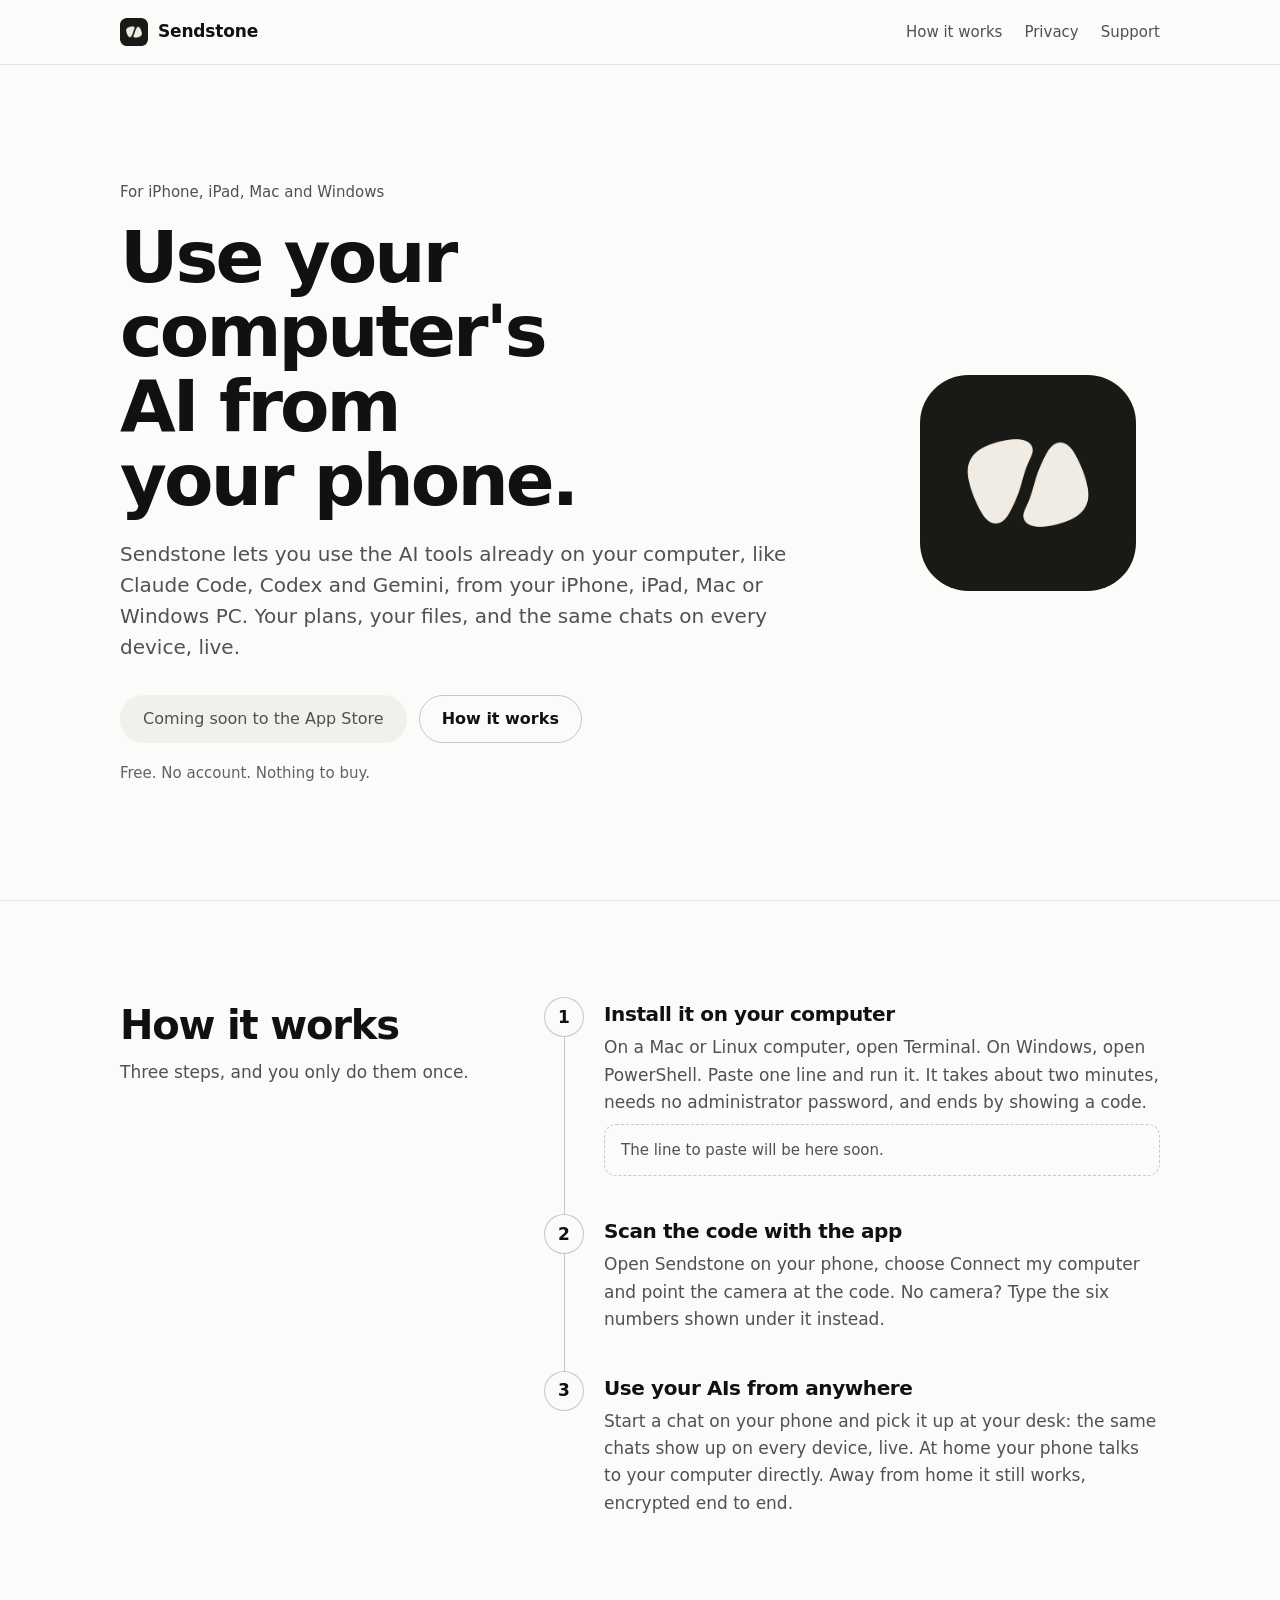
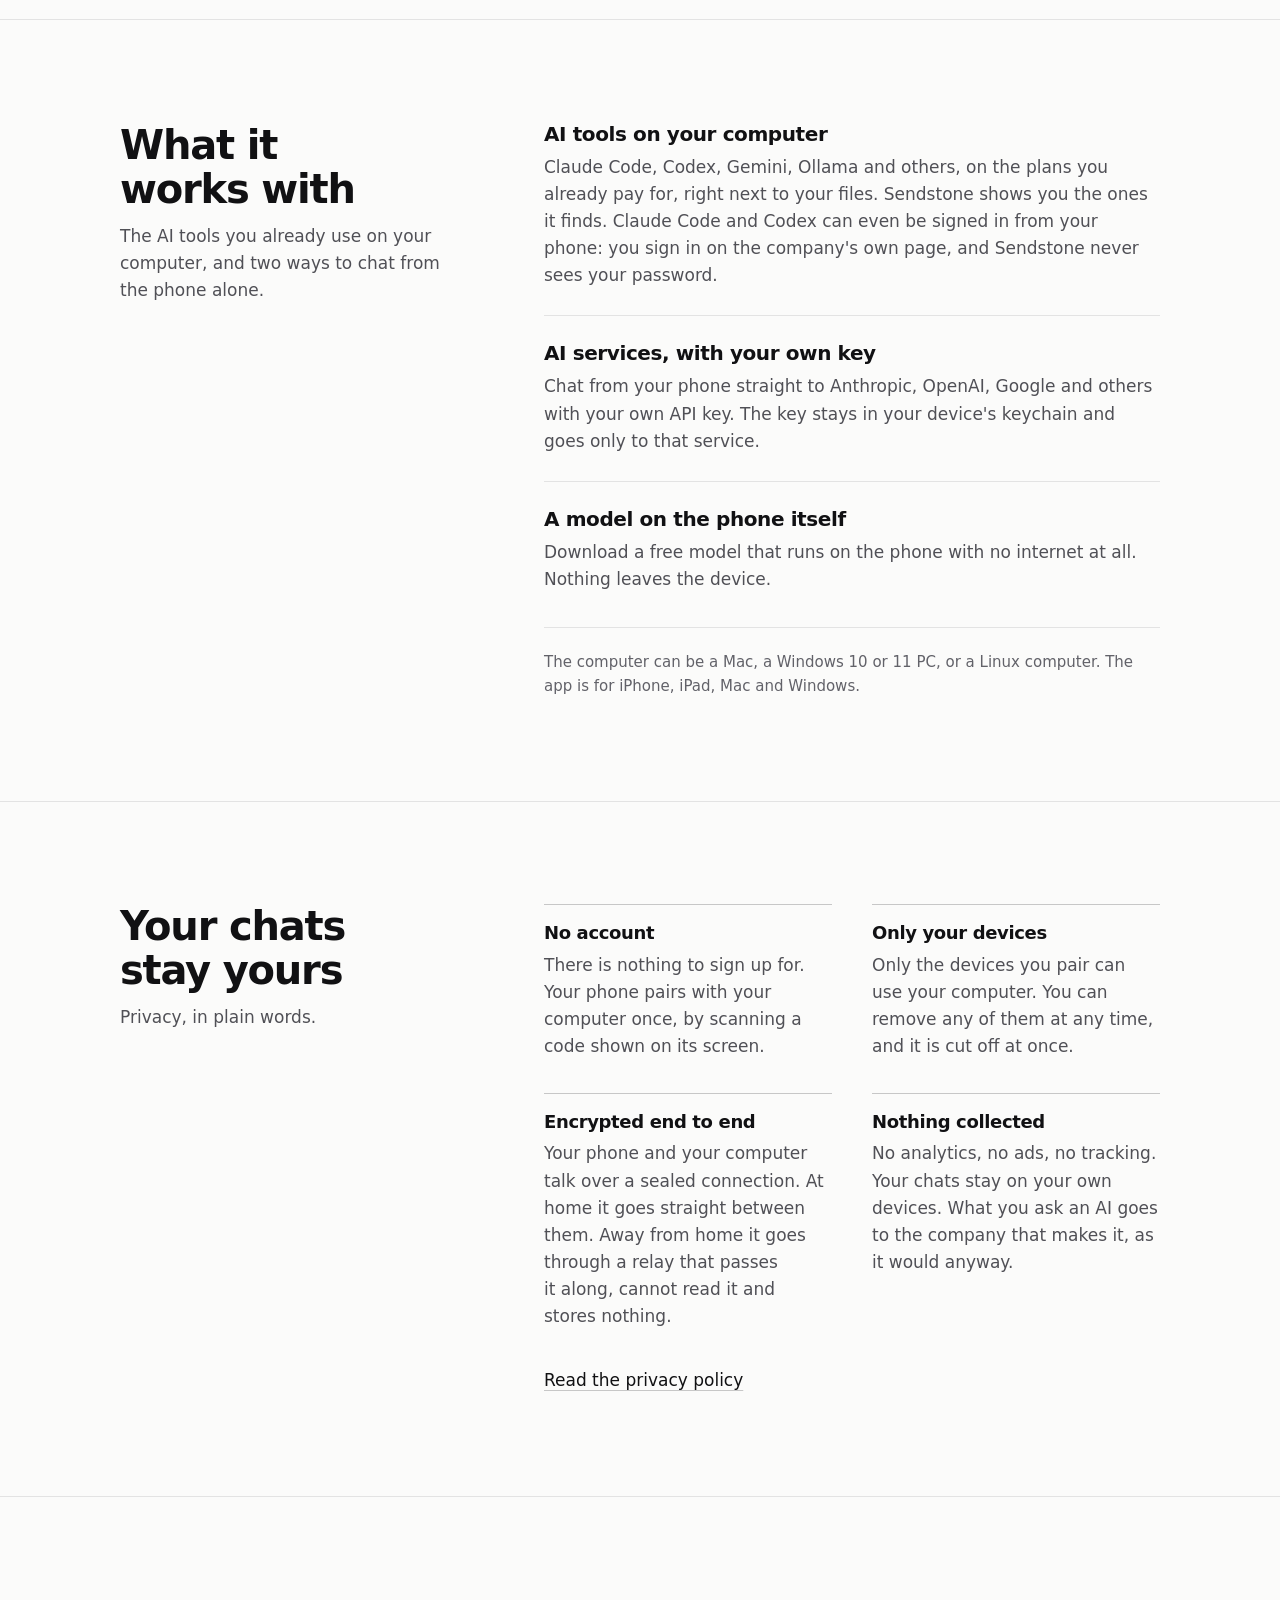
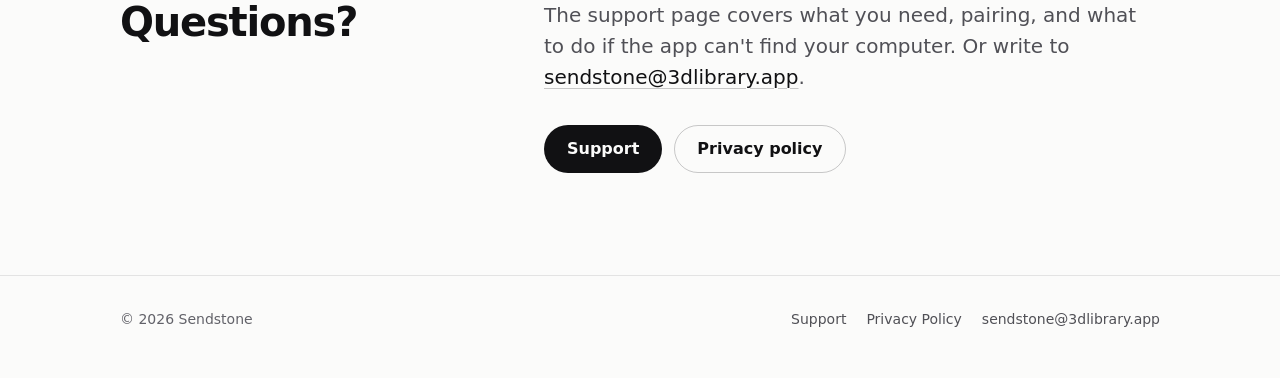
<file: index.html>
<!DOCTYPE html>
<html lang="en">
<head>
<meta charset="utf-8">
<meta name="viewport" content="width=device-width, initial-scale=1, viewport-fit=cover">
<title>Sendstone - use your computer's AI from your phone</title>
<meta name="description" content="Use Claude Code, Codex, Gemini and the other AI tools on your own computer from your iPhone, iPad, Mac or Windows PC. Free, with no account.">
<link rel="canonical" href="https://sendstone.3dlibrary.app/">
<meta name="color-scheme" content="light dark">
<meta name="theme-color" content="#fbfbfa" media="(prefers-color-scheme: light)">
<meta name="theme-color" content="#0b0b0c" media="(prefers-color-scheme: dark)">
<meta property="og:type" content="website">
<meta property="og:site_name" content="Sendstone">
<meta property="og:title" content="Sendstone">
<meta property="og:description" content="Use Claude Code, Codex, Gemini and the other AI tools on your own computer from your iPhone, iPad, Mac or Windows PC. Free, with no account.">
<meta property="og:url" content="https://sendstone.3dlibrary.app/">
<meta property="og:image" content="https://sendstone.3dlibrary.app/assets/icon-512.png">
<meta name="twitter:card" content="summary">
<link rel="icon" href="/assets/icon-64.png" type="image/png" sizes="64x64">
<link rel="apple-touch-icon" href="/assets/icon-180.png">
<link rel="stylesheet" href="/assets/site.css">
</head>
<body>
<a class="skip" href="#main">Skip to the content</a>

<header class="top">
  <div class="wrap">
    <a class="brand" href="/"><img src="/assets/icon-64.png" alt="" width="28" height="28">Sendstone</a>
    <nav aria-label="Main">
      <a class="wide" href="/#how">How it works</a>
      <a href="/privacy">Privacy</a>
      <a href="/support">Support</a>
    </nav>
  </div>
</header>

<main id="main">
  <section class="hero" aria-labelledby="hero-title">
    <div class="wrap">
      <img class="mark" src="/assets/icon-512.png" alt="The Sendstone app icon: two smooth stones, like one stone cut in two" width="216" height="216">
      <div>
        <p class="eyebrow">For iPhone, iPad, Mac and Windows</p>
        <h1 id="hero-title">Use your computer's AI from your phone.</h1>
        <p class="lead">Sendstone lets you use the AI tools already on your computer, like Claude Code, Codex and Gemini, from your iPhone, iPad, Mac or Windows PC. Your plans, your files, and the same chats on every device, live.</p>
        <div class="actions">
          <!-- APP STORE LINK: when the app is live, replace the "Coming soon" line below with the App Store badge and link. -->
          <span class="btn soon">Coming soon to the App Store</span>
          <a class="btn line" href="#how">How it works</a>
        </div>
        <p class="note">Free. No account. Nothing to buy.</p>
      </div>
    </div>
  </section>

  <section class="chapter" id="how" aria-labelledby="how-title">
    <div class="wrap">
      <div>
        <h2 id="how-title">How it works</h2>
        <p class="intro">Three steps, and you only do them once.</p>
      </div>
      <ol class="steps">
        <li>
          <h3>Install it on your computer</h3>
          <p>On a Mac or Linux computer, open Terminal. On Windows, open PowerShell. Paste one line and run it. It takes about two minutes, needs no administrator password, and ends by showing a code.</p>
          <!-- INSTALL COMMAND -->
          <!-- When the installer is ready: put the install line for each system here, each as
               <pre class="cmd"><code>the line</code></pre>, and delete the "coming soon" line below. -->
          <p class="cmd soon">The line to paste will be here soon.</p>
        </li>
        <li>
          <h3>Scan the code with the app</h3>
          <p>Open Sendstone on your phone, choose Connect my computer and point the camera at the code. No camera? Type the six numbers shown under it instead.</p>
        </li>
        <li>
          <h3>Use your AIs from anywhere</h3>
          <p>Start a chat on your phone and pick it up at your desk: the same chats show up on every device, live. At home your phone talks to your computer directly. Away from home it still works, encrypted end to end.</p>
        </li>
      </ol>
    </div>
  </section>

  <section class="chapter" id="works" aria-labelledby="works-title">
    <div class="wrap">
      <div>
        <h2 id="works-title">What it works with</h2>
        <p class="intro">The AI tools you already use on your computer, and two ways to chat from the phone alone.</p>
      </div>
      <div>
        <ul class="list">
          <li>
            <h3>AI tools on your computer</h3>
            <p>Claude Code, Codex, Gemini, Ollama and others, on the plans you already pay for, right next to your files. Sendstone shows you the ones it finds. Claude Code and Codex can even be signed in from your phone: you sign in on the company's own page, and Sendstone never sees your password.</p>
          </li>
          <li>
            <h3>AI services, with your own key</h3>
            <p>Chat from your phone straight to Anthropic, OpenAI, Google and others with your own API key. The key stays in your device's keychain and goes only to that service.</p>
          </li>
          <li>
            <h3>A model on the phone itself</h3>
            <p>Download a free model that runs on the phone with no internet at all. Nothing leaves the device.</p>
          </li>
        </ul>
        <p class="aside">The computer can be a Mac, a Windows 10 or 11 PC, or a Linux computer. The app is for iPhone, iPad, Mac and Windows.</p>
      </div>
    </div>
  </section>

  <section class="chapter" id="privacy" aria-labelledby="privacy-title">
    <div class="wrap">
      <div>
        <h2 id="privacy-title">Your chats stay yours</h2>
        <p class="intro">Privacy, in plain words.</p>
      </div>
      <div>
        <ul class="points">
          <li>
            <h3>No account</h3>
            <p>There is nothing to sign up for. Your phone pairs with your computer once, by scanning a code shown on its screen.</p>
          </li>
          <li>
            <h3>Only your devices</h3>
            <p>Only the devices you pair can use your computer. You can remove any of them at any time, and it is cut off at once.</p>
          </li>
          <li>
            <h3>Encrypted end to end</h3>
            <p>Your phone and your computer talk over a sealed connection. At home it goes straight between them. Away from home it goes through a relay that passes it along, cannot read it and stores nothing.</p>
          </li>
          <li>
            <h3>Nothing collected</h3>
            <p>No analytics, no ads, no tracking. Your chats stay on your own devices. What you ask an AI goes to the company that makes it, as it would anyway.</p>
          </li>
        </ul>
        <p class="more"><a href="/privacy">Read the privacy policy</a></p>
      </div>
    </div>
  </section>

  <section class="chapter" id="help" aria-labelledby="help-title">
    <div class="wrap">
      <div>
        <h2 id="help-title">Questions?</h2>
      </div>
      <div>
        <p class="lead">The support page covers what you need, pairing, and what to do if the app can't find your computer. Or write to <a href="mailto:sendstone@3dlibrary.app">sendstone@3dlibrary.app</a>.</p>
        <div class="actions">
          <a class="btn solid" href="/support">Support</a>
          <a class="btn line" href="/privacy">Privacy policy</a>
        </div>
      </div>
    </div>
  </section>
</main>

<footer class="foot">
  <div class="wrap">
    <p>© 2026 Sendstone</p>
    <nav aria-label="Footer">
      <a href="/support">Support</a>
      <a href="/privacy">Privacy Policy</a>
      <a href="mailto:sendstone@3dlibrary.app">sendstone@3dlibrary.app</a>
    </nav>
  </div>
</footer>
</body>
</html>
</file>
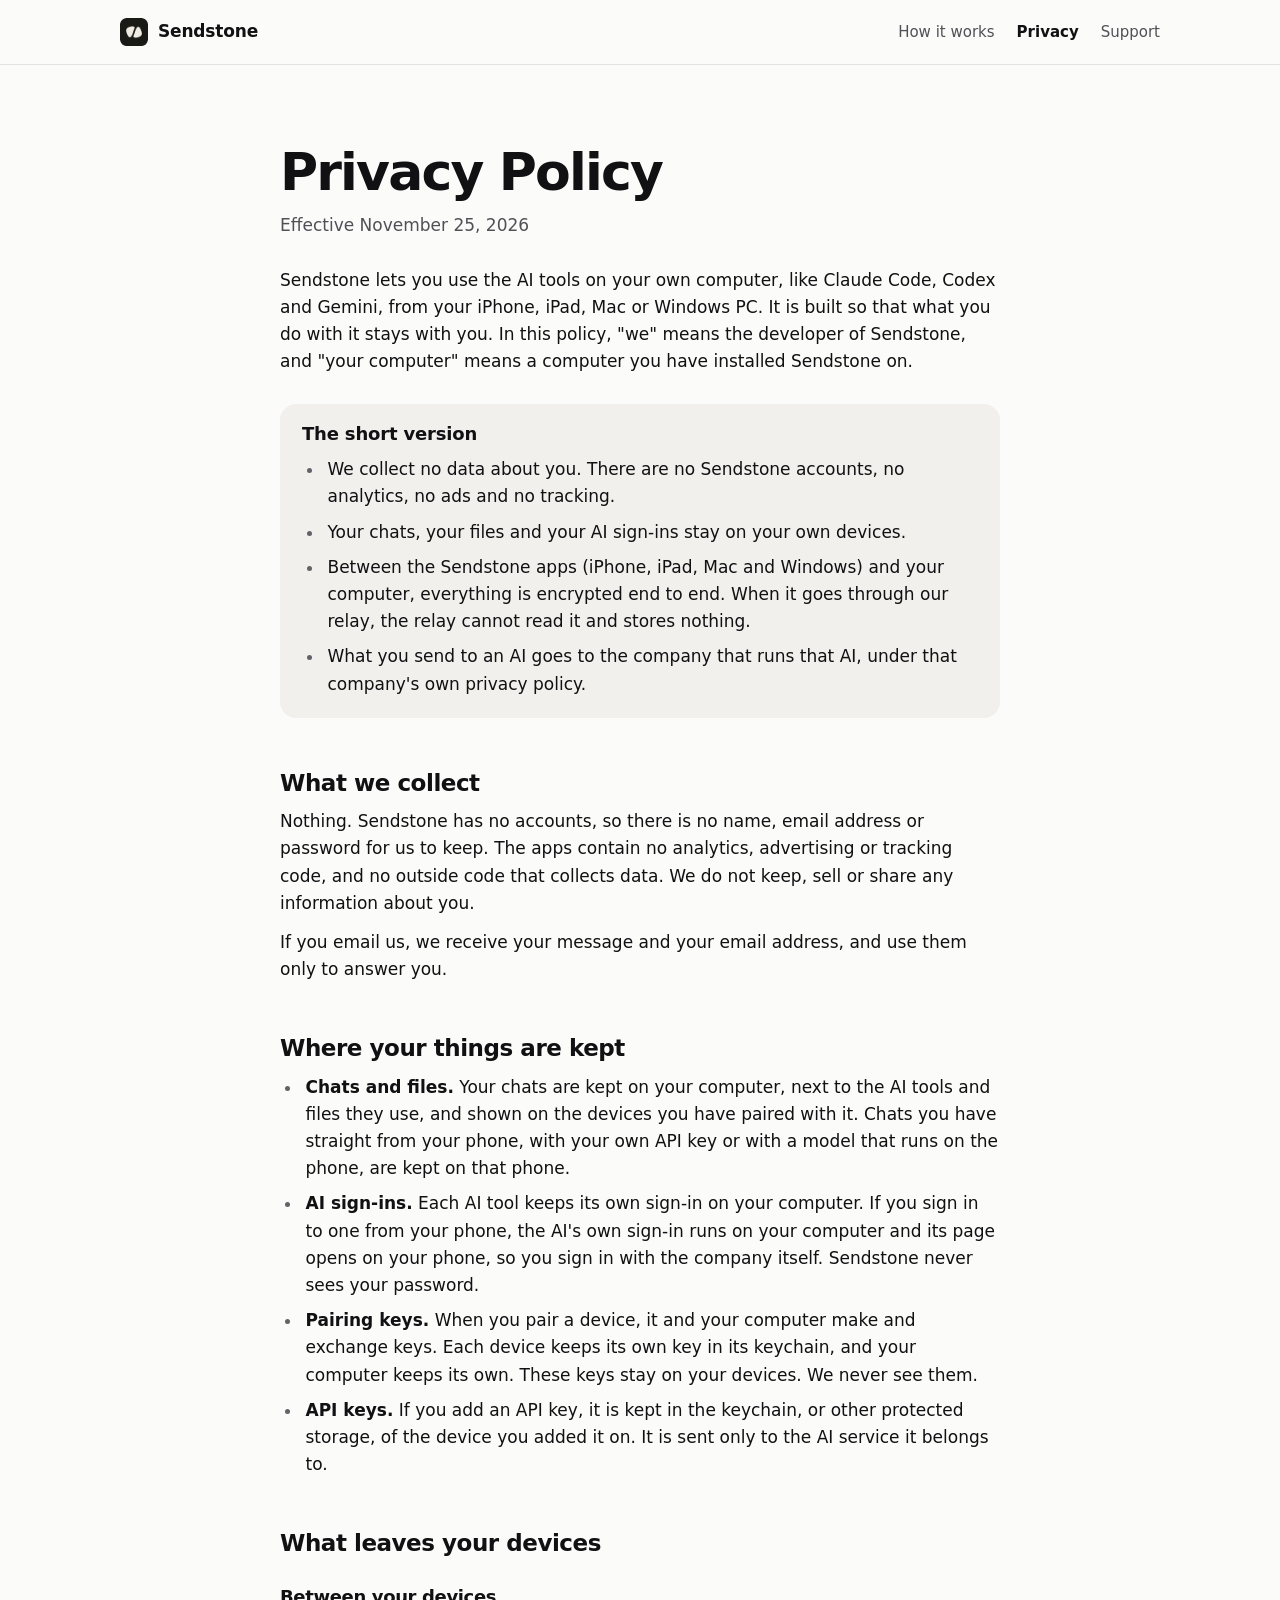
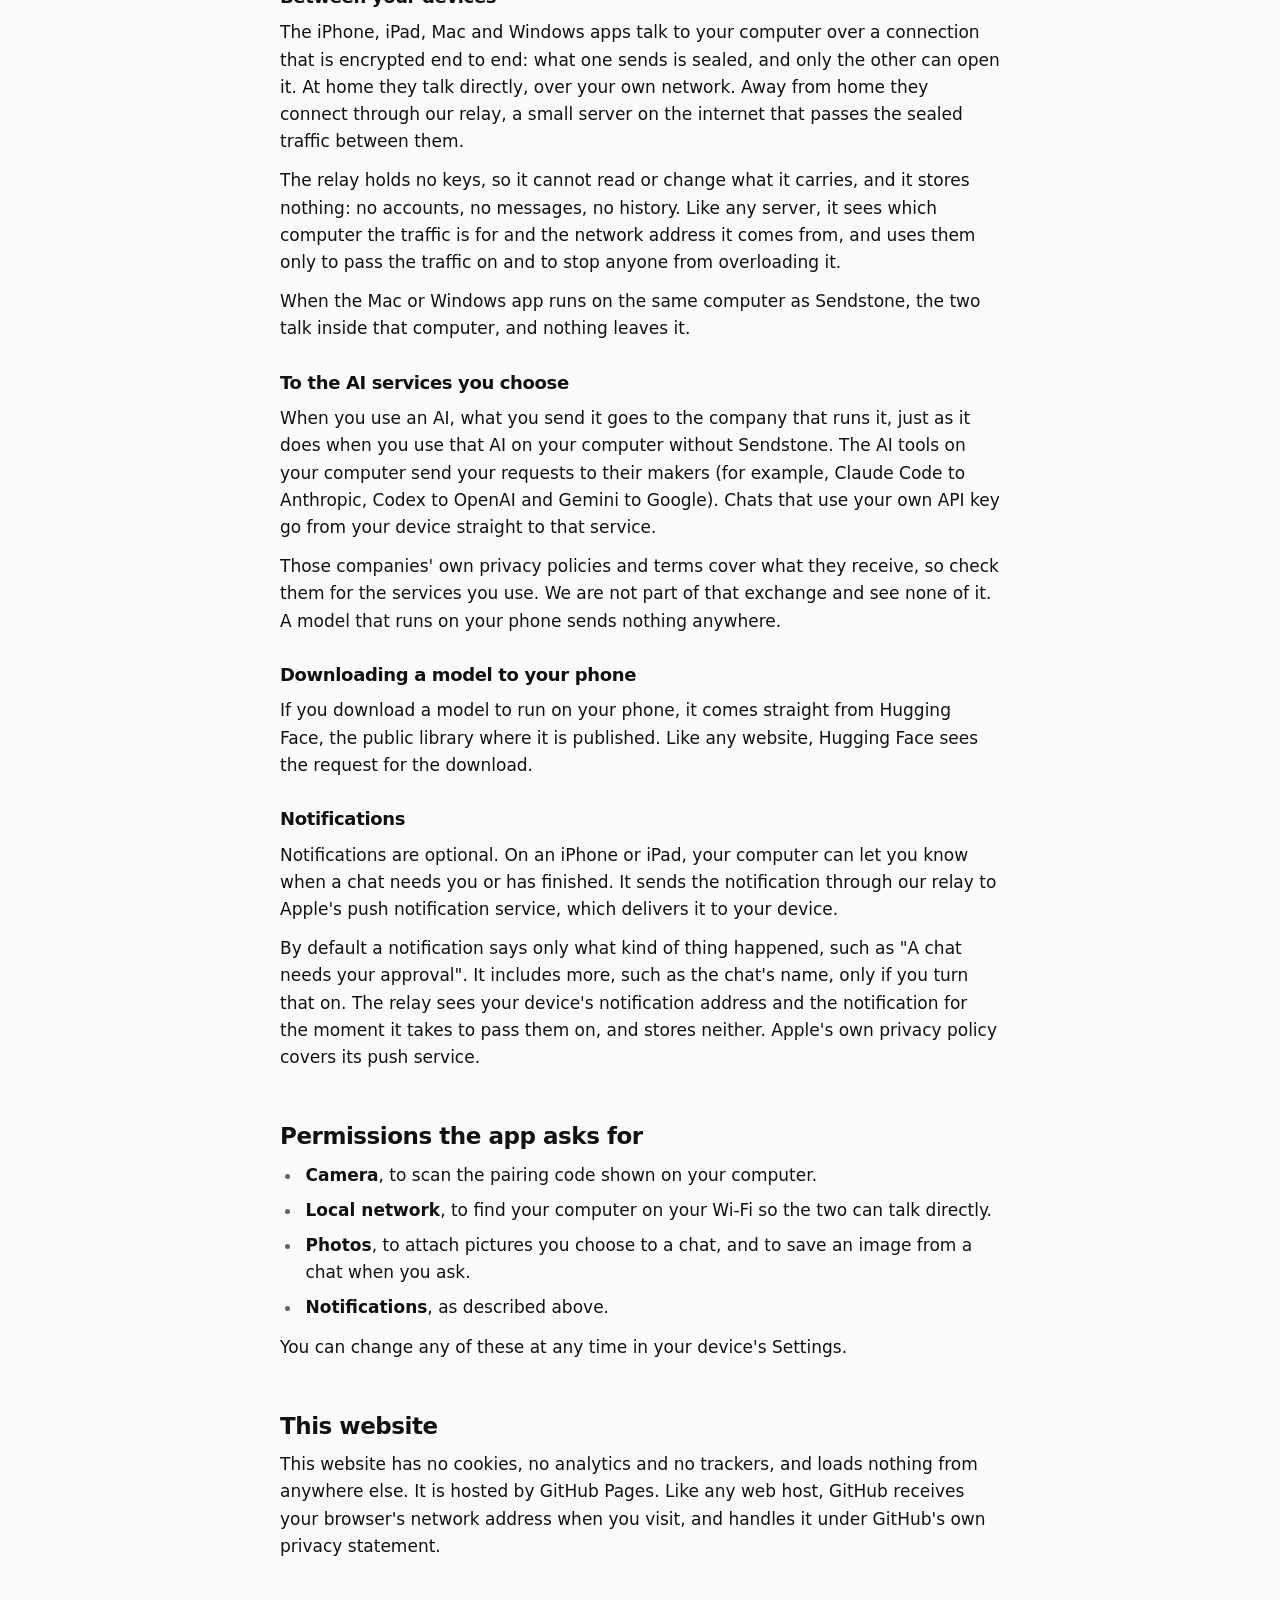
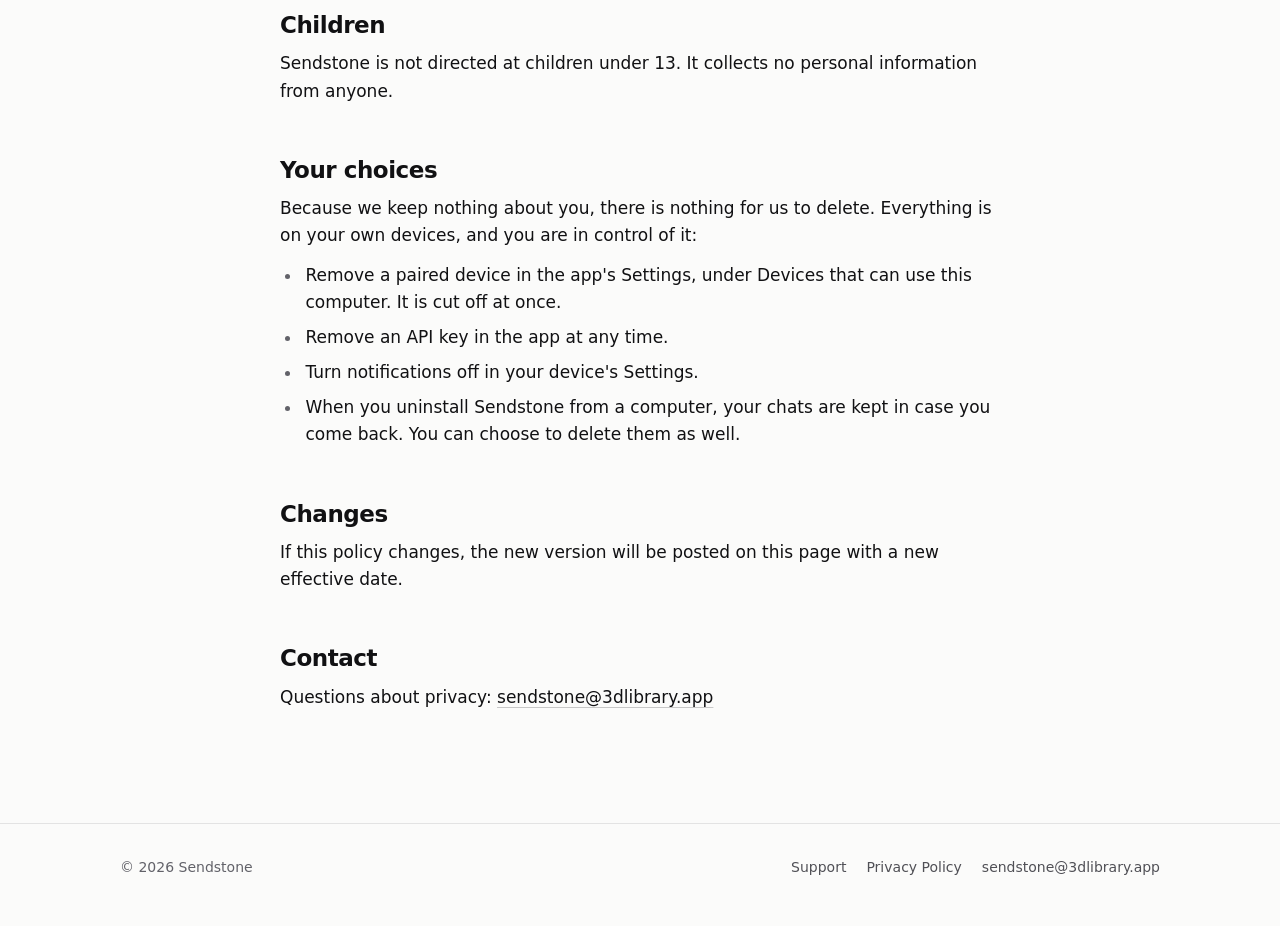
<file: privacy.html>
<!DOCTYPE html>
<html lang="en">
<head>
<meta charset="utf-8">
<meta name="viewport" content="width=device-width, initial-scale=1, viewport-fit=cover">
<title>Privacy Policy - Sendstone</title>
<meta name="description" content="Sendstone collects no data. Your chats, files and AI sign-ins stay on your own devices.">
<link rel="canonical" href="https://sendstone.3dlibrary.app/privacy">
<meta name="color-scheme" content="light dark">
<meta name="theme-color" content="#fbfbfa" media="(prefers-color-scheme: light)">
<meta name="theme-color" content="#0b0b0c" media="(prefers-color-scheme: dark)">
<meta property="og:type" content="website">
<meta property="og:site_name" content="Sendstone">
<meta property="og:title" content="Privacy Policy - Sendstone">
<meta property="og:description" content="Sendstone collects no data. Your chats, files and AI sign-ins stay on your own devices.">
<meta property="og:url" content="https://sendstone.3dlibrary.app/privacy">
<meta property="og:image" content="https://sendstone.3dlibrary.app/assets/icon-512.png">
<meta name="twitter:card" content="summary">
<link rel="icon" href="/assets/icon-64.png" type="image/png" sizes="64x64">
<link rel="apple-touch-icon" href="/assets/icon-180.png">
<link rel="stylesheet" href="/assets/site.css">
</head>
<body>
<a class="skip" href="#main">Skip to the content</a>

<header class="top">
  <div class="wrap">
    <a class="brand" href="/"><img src="/assets/icon-64.png" alt="" width="28" height="28">Sendstone</a>
    <nav aria-label="Main">
      <a class="wide" href="/#how">How it works</a>
      <a href="/privacy" aria-current="page">Privacy</a>
      <a href="/support">Support</a>
    </nav>
  </div>
</header>

<main id="main" class="wrap article">
  <h1>Privacy Policy</h1>
  <p class="meta">Effective November 25, 2026</p>

  <p>Sendstone lets you use the AI tools on your own computer, like Claude Code, Codex and Gemini, from your iPhone, iPad, Mac or Windows PC. It is built so that what you do with it stays with you. In this policy, "we" means the developer of Sendstone, and "your computer" means a computer you have installed Sendstone on.</p>

  <section class="box" aria-labelledby="short">
    <h2 id="short">The short version</h2>
    <ul>
      <li>We collect no data about you. There are no Sendstone accounts, no analytics, no ads and no tracking.</li>
      <li>Your chats, your files and your AI sign-ins stay on your own devices.</li>
      <li>Between the Sendstone apps (iPhone, iPad, Mac and Windows) and your computer, everything is encrypted end to end. When it goes through our relay, the relay cannot read it and stores nothing.</li>
      <li>What you send to an AI goes to the company that runs that AI, under that company's own privacy policy.</li>
    </ul>
  </section>

  <h2 id="collect">What we collect</h2>
  <p>Nothing. Sendstone has no accounts, so there is no name, email address or password for us to keep. The apps contain no analytics, advertising or tracking code, and no outside code that collects data. We do not keep, sell or share any information about you.</p>
  <p>If you email us, we receive your message and your email address, and use them only to answer you.</p>

  <h2 id="kept">Where your things are kept</h2>
  <ul>
    <li><strong>Chats and files.</strong> Your chats are kept on your computer, next to the AI tools and files they use, and shown on the devices you have paired with it. Chats you have straight from your phone, with your own API key or with a model that runs on the phone, are kept on that phone.</li>
    <li><strong>AI sign-ins.</strong> Each AI tool keeps its own sign-in on your computer. If you sign in to one from your phone, the AI's own sign-in runs on your computer and its page opens on your phone, so you sign in with the company itself. Sendstone never sees your password.</li>
    <li><strong>Pairing keys.</strong> When you pair a device, it and your computer make and exchange keys. Each device keeps its own key in its keychain, and your computer keeps its own. These keys stay on your devices. We never see them.</li>
    <li><strong>API keys.</strong> If you add an API key, it is kept in the keychain, or other protected storage, of the device you added it on. It is sent only to the AI service it belongs to.</li>
  </ul>

  <h2 id="leaves">What leaves your devices</h2>

  <h3>Between your devices</h3>
  <p>The iPhone, iPad, Mac and Windows apps talk to your computer over a connection that is encrypted end to end: what one sends is sealed, and only the other can open it. At home they talk directly, over your own network. Away from home they connect through our relay, a small server on the internet that passes the sealed traffic between them.</p>
  <p>The relay holds no keys, so it cannot read or change what it carries, and it stores nothing: no accounts, no messages, no history. Like any server, it sees which computer the traffic is for and the network address it comes from, and uses them only to pass the traffic on and to stop anyone from overloading it.</p>
  <p>When the Mac or Windows app runs on the same computer as Sendstone, the two talk inside that computer, and nothing leaves it.</p>

  <h3>To the AI services you choose</h3>
  <p>When you use an AI, what you send it goes to the company that runs it, just as it does when you use that AI on your computer without Sendstone. The AI tools on your computer send your requests to their makers (for example, Claude Code to Anthropic, Codex to OpenAI and Gemini to Google). Chats that use your own API key go from your device straight to that service.</p>
  <p>Those companies' own privacy policies and terms cover what they receive, so check them for the services you use. We are not part of that exchange and see none of it. A model that runs on your phone sends nothing anywhere.</p>

  <h3>Downloading a model to your phone</h3>
  <p>If you download a model to run on your phone, it comes straight from Hugging Face, the public library where it is published. Like any website, Hugging Face sees the request for the download.</p>

  <h3>Notifications</h3>
  <p>Notifications are optional. On an iPhone or iPad, your computer can let you know when a chat needs you or has finished. It sends the notification through our relay to Apple's push notification service, which delivers it to your device.</p>
  <p>By default a notification says only what kind of thing happened, such as "A chat needs your approval". It includes more, such as the chat's name, only if you turn that on. The relay sees your device's notification address and the notification for the moment it takes to pass them on, and stores neither. Apple's own privacy policy covers its push service.</p>

  <h2 id="permissions">Permissions the app asks for</h2>
  <ul>
    <li><strong>Camera</strong>, to scan the pairing code shown on your computer.</li>
    <li><strong>Local network</strong>, to find your computer on your Wi-Fi so the two can talk directly.</li>
    <li><strong>Photos</strong>, to attach pictures you choose to a chat, and to save an image from a chat when you ask.</li>
    <li><strong>Notifications</strong>, as described above.</li>
  </ul>
  <p>You can change any of these at any time in your device's Settings.</p>

  <h2 id="website">This website</h2>
  <p>This website has no cookies, no analytics and no trackers, and loads nothing from anywhere else. It is hosted by GitHub Pages. Like any web host, GitHub receives your browser's network address when you visit, and handles it under GitHub's own privacy statement.</p>

  <h2 id="children">Children</h2>
  <p>Sendstone is not directed at children under 13. It collects no personal information from anyone.</p>

  <h2 id="choices">Your choices</h2>
  <p>Because we keep nothing about you, there is nothing for us to delete. Everything is on your own devices, and you are in control of it:</p>
  <ul>
    <li>Remove a paired device in the app's Settings, under Devices that can use this computer. It is cut off at once.</li>
    <li>Remove an API key in the app at any time.</li>
    <li>Turn notifications off in your device's Settings.</li>
    <li>When you uninstall Sendstone from a computer, your chats are kept in case you come back. You can choose to delete them as well.</li>
  </ul>

  <h2 id="changes">Changes</h2>
  <p>If this policy changes, the new version will be posted on this page with a new effective date.</p>

  <h2 id="contact">Contact</h2>
  <p>Questions about privacy: <a href="mailto:sendstone@3dlibrary.app">sendstone@3dlibrary.app</a></p>
</main>

<footer class="foot">
  <div class="wrap">
    <p>© 2026 Sendstone</p>
    <nav aria-label="Footer">
      <a href="/support">Support</a>
      <a href="/privacy" aria-current="page">Privacy Policy</a>
      <a href="mailto:sendstone@3dlibrary.app">sendstone@3dlibrary.app</a>
    </nav>
  </div>
</footer>
</body>
</html>
</file>
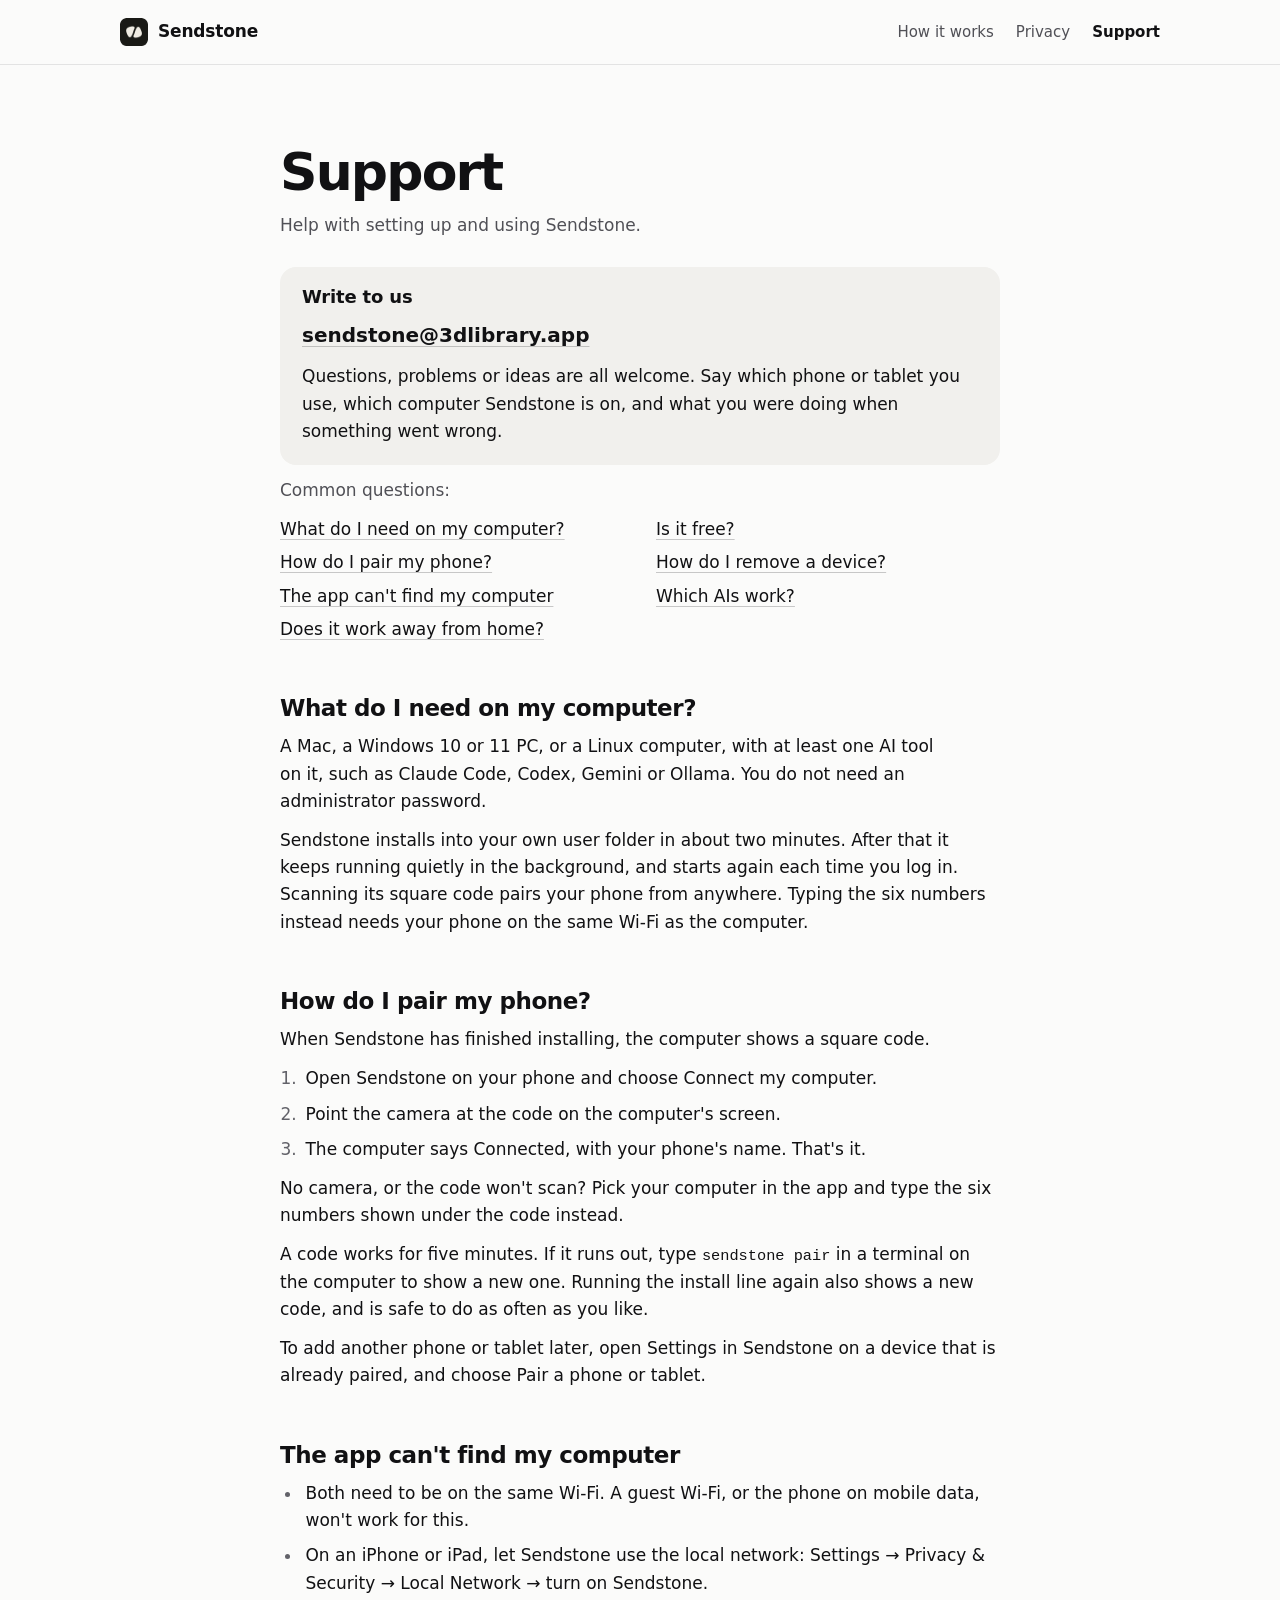
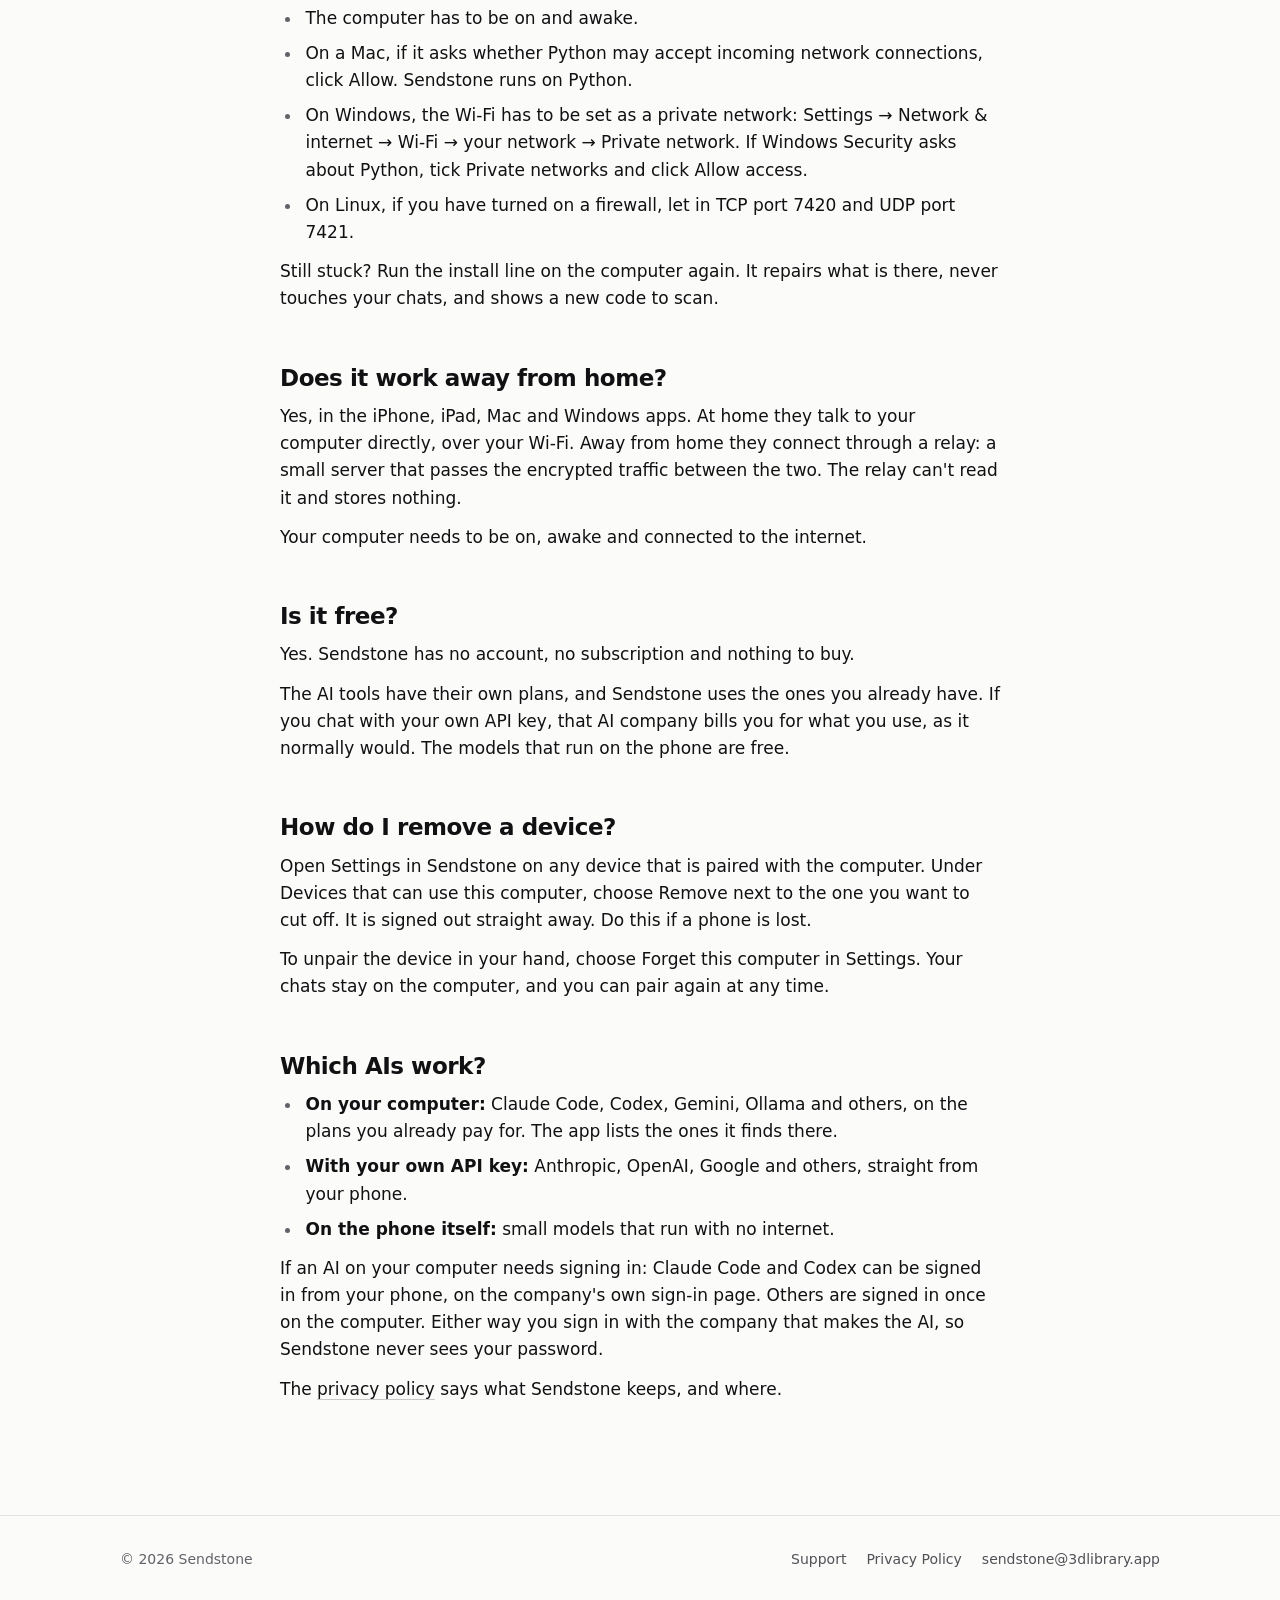
<file: support.html>
<!DOCTYPE html>
<html lang="en">
<head>
<meta charset="utf-8">
<meta name="viewport" content="width=device-width, initial-scale=1, viewport-fit=cover">
<title>Support - Sendstone</title>
<meta name="description" content="Help with Sendstone: what you need on your computer, pairing your phone, finding your computer, using it away from home, removing a device and which AIs work.">
<link rel="canonical" href="https://sendstone.3dlibrary.app/support">
<meta name="color-scheme" content="light dark">
<meta name="theme-color" content="#fbfbfa" media="(prefers-color-scheme: light)">
<meta name="theme-color" content="#0b0b0c" media="(prefers-color-scheme: dark)">
<meta property="og:type" content="website">
<meta property="og:site_name" content="Sendstone">
<meta property="og:title" content="Support - Sendstone">
<meta property="og:description" content="Help with Sendstone: what you need on your computer, pairing your phone, finding your computer, using it away from home, removing a device and which AIs work.">
<meta property="og:url" content="https://sendstone.3dlibrary.app/support">
<meta property="og:image" content="https://sendstone.3dlibrary.app/assets/icon-512.png">
<meta name="twitter:card" content="summary">
<link rel="icon" href="/assets/icon-64.png" type="image/png" sizes="64x64">
<link rel="apple-touch-icon" href="/assets/icon-180.png">
<link rel="stylesheet" href="/assets/site.css">
</head>
<body>
<a class="skip" href="#main">Skip to the content</a>

<header class="top">
  <div class="wrap">
    <a class="brand" href="/"><img src="/assets/icon-64.png" alt="" width="28" height="28">Sendstone</a>
    <nav aria-label="Main">
      <a class="wide" href="/#how">How it works</a>
      <a href="/privacy">Privacy</a>
      <a href="/support" aria-current="page">Support</a>
    </nav>
  </div>
</header>

<main id="main" class="wrap article">
  <h1>Support</h1>
  <p class="meta">Help with setting up and using Sendstone.</p>

  <section class="box" aria-labelledby="write">
    <h2 id="write">Write to us</h2>
    <p class="contact"><a href="mailto:sendstone@3dlibrary.app">sendstone@3dlibrary.app</a></p>
    <p>Questions, problems or ideas are all welcome. Say which phone or tablet you use, which computer Sendstone is on, and what you were doing when something went wrong.</p>
  </section>

  <nav aria-label="Questions on this page">
    <p class="jump">Common questions:</p>
    <ul class="toc">
      <li><a href="#computer">What do I need on my computer?</a></li>
      <li><a href="#pair">How do I pair my phone?</a></li>
      <li><a href="#cant-find">The app can't find my computer</a></li>
      <li><a href="#away">Does it work away from home?</a></li>
      <li><a href="#free">Is it free?</a></li>
      <li><a href="#remove">How do I remove a device?</a></li>
      <li><a href="#ais">Which AIs work?</a></li>
    </ul>
  </nav>

  <h2 id="computer">What do I need on my computer?</h2>
  <p>A Mac, a Windows 10 or 11 PC, or a Linux computer, with at least one AI tool on it, such as Claude Code, Codex, Gemini or Ollama. You do not need an administrator password.</p>
  <p>Sendstone installs into your own user folder in about two minutes. After that it keeps running quietly in the background, and starts again each time you log in. Scanning its square code pairs your phone from anywhere. Typing the six numbers instead needs your phone on the same Wi-Fi as the computer.</p>

  <h2 id="pair">How do I pair my phone?</h2>
  <p>When Sendstone has finished installing, the computer shows a square code.</p>
  <ol>
    <li>Open Sendstone on your phone and choose Connect my computer.</li>
    <li>Point the camera at the code on the computer's screen.</li>
    <li>The computer says Connected, with your phone's name. That's it.</li>
  </ol>
  <p>No camera, or the code won't scan? Pick your computer in the app and type the six numbers shown under the code instead.</p>
  <p>A code works for five minutes. If it runs out, type <code>sendstone pair</code> in a terminal on the computer to show a new one. Running the install line again also shows a new code, and is safe to do as often as you like.</p>
  <p>To add another phone or tablet later, open Settings in Sendstone on a device that is already paired, and choose Pair a phone or tablet.</p>

  <h2 id="cant-find">The app can't find my computer</h2>
  <ul>
    <li>Both need to be on the same Wi-Fi. A guest Wi-Fi, or the phone on mobile data, won't work for this.</li>
    <li>On an iPhone or iPad, let Sendstone use the local network: Settings → Privacy &amp; Security → Local Network → turn on Sendstone.</li>
    <li>The computer has to be on and awake.</li>
    <li>On a Mac, if it asks whether Python may accept incoming network connections, click Allow. Sendstone runs on Python.</li>
    <li>On Windows, the Wi-Fi has to be set as a private network: Settings → Network &amp; internet → Wi-Fi → your network → Private network. If Windows Security asks about Python, tick Private networks and click Allow access.</li>
    <li>On Linux, if you have turned on a firewall, let in TCP port 7420 and UDP port 7421.</li>
  </ul>
  <p>Still stuck? Run the install line on the computer again. It repairs what is there, never touches your chats, and shows a new code to scan.</p>

  <h2 id="away">Does it work away from home?</h2>
  <p>Yes, in the iPhone, iPad, Mac and Windows apps. At home they talk to your computer directly, over your Wi-Fi. Away from home they connect through a relay: a small server that passes the encrypted traffic between the two. The relay can't read it and stores nothing.</p>
  <p>Your computer needs to be on, awake and connected to the internet.</p>

  <h2 id="free">Is it free?</h2>
  <p>Yes. Sendstone has no account, no subscription and nothing to buy.</p>
  <p>The AI tools have their own plans, and Sendstone uses the ones you already have. If you chat with your own API key, that AI company bills you for what you use, as it normally would. The models that run on the phone are free.</p>

  <h2 id="remove">How do I remove a device?</h2>
  <p>Open Settings in Sendstone on any device that is paired with the computer. Under Devices that can use this computer, choose Remove next to the one you want to cut off. It is signed out straight away. Do this if a phone is lost.</p>
  <p>To unpair the device in your hand, choose Forget this computer in Settings. Your chats stay on the computer, and you can pair again at any time.</p>

  <h2 id="ais">Which AIs work?</h2>
  <ul>
    <li><strong>On your computer:</strong> Claude Code, Codex, Gemini, Ollama and others, on the plans you already pay for. The app lists the ones it finds there.</li>
    <li><strong>With your own API key:</strong> Anthropic, OpenAI, Google and others, straight from your phone.</li>
    <li><strong>On the phone itself:</strong> small models that run with no internet.</li>
  </ul>
  <p>If an AI on your computer needs signing in: Claude Code and Codex can be signed in from your phone, on the company's own sign-in page. Others are signed in once on the computer. Either way you sign in with the company that makes the AI, so Sendstone never sees your password.</p>

  <p class="more">The <a href="/privacy">privacy policy</a> says what Sendstone keeps, and where.</p>
</main>

<footer class="foot">
  <div class="wrap">
    <p>© 2026 Sendstone</p>
    <nav aria-label="Footer">
      <a href="/support" aria-current="page">Support</a>
      <a href="/privacy">Privacy Policy</a>
      <a href="mailto:sendstone@3dlibrary.app">sendstone@3dlibrary.app</a>
    </nav>
  </div>
</footer>
</body>
</html>
</file>
<file: assets/site.css>
/* sendstone.3dlibrary.app
   Monochrome like the app: warm white or near-black, one ink colour, the
   system type and plenty of room. No web fonts, no scripts, no cookies,
   nothing loaded from anywhere else. Light or dark follows the device. */

:root {
  color-scheme: light dark;
  --bg: #fbfbfa;
  --surface: #f1f0ed;
  --ink: #111113;
  --ink-2: #505056;
  --ink-3: #626269;
  --line: rgba(17, 17, 19, 0.10);
  --line-2: rgba(17, 17, 19, 0.22);
  --on-ink: #fbfbfa;
  --ring: transparent;
  --sans: system-ui, -apple-system, BlinkMacSystemFont, "Segoe UI", Roboto, "Helvetica Neue", Arial, sans-serif;
  --mono: ui-monospace, "SF Mono", SFMono-Regular, Menlo, Consolas, "Liberation Mono", monospace;
  --gutter: 16px;
}

/* The app's own dark colours */
@media (prefers-color-scheme: dark) {
  :root {
    --bg: #0b0b0c;
    --surface: #161617;
    --ink: #f2f1ee;
    --ink-2: #a5a5aa;
    --ink-3: #8f8f96;
    --line: rgba(255, 255, 255, 0.09);
    --line-2: rgba(255, 255, 255, 0.20);
    --on-ink: #0b0b0c;
    --ring: rgba(255, 255, 255, 0.14);
  }
}

@media (min-width: 640px) { :root { --gutter: 24px; } }
@media (min-width: 1024px) { :root { --gutter: 40px; } }

*, *::before, *::after { box-sizing: border-box; }
html { -webkit-text-size-adjust: 100%; text-size-adjust: 100%; }
body {
  margin: 0;
  min-height: 100vh;
  min-height: 100dvh;
  display: flex;
  flex-direction: column;
  background: var(--bg);
  color: var(--ink);
  font-family: var(--sans);
  font-size: 1.0625rem;
  line-height: 1.6;
  -webkit-font-smoothing: antialiased;
  overflow-wrap: break-word;
}
main { flex: 1 0 auto; }
img { display: block; max-width: 100%; height: auto; }
h1, h2, h3 { margin: 0; font-weight: 650; line-height: 1.15; letter-spacing: -0.02em; text-wrap: balance; }
p { margin: 0; text-wrap: pretty; }
ul, ol { margin: 0; padding: 0; }
a {
  color: var(--ink);
  text-decoration: underline;
  text-decoration-thickness: 1px;
  text-decoration-color: var(--line-2);
  text-underline-offset: 0.22em;
}
a:hover { text-decoration-color: currentColor; }
:focus-visible { outline: 2px solid var(--ink); outline-offset: 3px; border-radius: 4px; }
code { font-family: var(--mono); font-size: 0.9em; }

.wrap {
  width: 100%;
  max-width: 1120px;
  margin-inline: auto;
  padding-left: max(var(--gutter), env(safe-area-inset-left, 0px));
  padding-right: max(var(--gutter), env(safe-area-inset-right, 0px));
}

.skip {
  position: absolute;
  left: 12px;
  top: -100px;
  z-index: 10;
  padding: 10px 14px;
  border-radius: 10px;
  background: var(--ink);
  color: var(--on-ink);
  font-weight: 600;
  text-decoration: none;
}
.skip:focus { top: 12px; }

/* The bar on top */
.top { border-bottom: 1px solid var(--line); }
.top .wrap { display: flex; align-items: center; justify-content: space-between; gap: 12px; min-height: 64px; }
.brand {
  display: inline-flex;
  align-items: center;
  gap: 10px;
  padding-block: 8px;
  color: var(--ink);
  font-weight: 650;
  font-size: 1.0625rem;
  letter-spacing: -0.01em;
  text-decoration: none;
}
.brand img { width: 28px; height: 28px; border-radius: 22.4%; box-shadow: 0 0 0 1px var(--ring); }
.top nav { display: flex; align-items: center; gap: 2px; margin-right: -10px; }
.top nav a {
  padding: 10px;
  border-radius: 8px;
  color: var(--ink-2);
  font-size: 0.9375rem;
  text-decoration: none;
  white-space: nowrap;
}
.top nav a:hover { color: var(--ink); }
.top nav a[aria-current="page"] { color: var(--ink); font-weight: 600; }
@media (max-width: 559px) { .top nav .wide { display: none; } }

/* Buttons */
.actions { display: flex; flex-wrap: wrap; gap: 12px; margin-top: 32px; }
.btn {
  display: inline-flex;
  align-items: center;
  justify-content: center;
  min-height: 48px;
  padding: 12px 22px;
  border-radius: 999px;
  border: 1px solid transparent;
  font-size: 1rem;
  font-weight: 600;
  line-height: 1.2;
  text-align: center;
  text-decoration: none;
}
.btn.solid { background: var(--ink); color: var(--on-ink); }
.btn.solid:hover { opacity: 0.88; }
.btn.line { border-color: var(--line-2); color: var(--ink); }
.btn.line:hover { border-color: var(--ink); }
.btn.soon { background: var(--surface); color: var(--ink-2); font-weight: 500; }

/* The opening */
.hero { padding-block: clamp(44px, 9vw, 120px) clamp(56px, 9vw, 120px); }
.hero .wrap { display: grid; gap: 28px; align-items: center; }
.hero .mark { width: 72px; height: 72px; border-radius: 22.4%; box-shadow: 0 0 0 1px var(--ring); }
.eyebrow { color: var(--ink-2); font-size: 0.9375rem; font-weight: 500; margin-bottom: 16px; }
.hero h1 { max-width: 13ch; font-size: clamp(2.5rem, 6.4vw, 4.5rem); line-height: 1.03; letter-spacing: -0.04em; }
.lead { max-width: 34em; color: var(--ink-2); font-size: clamp(1.0625rem, 1.7vw, 1.25rem); line-height: 1.55; }
.hero .lead { margin-top: 22px; }
.hero .note { margin-top: 18px; color: var(--ink-3); font-size: 0.9375rem; }
@media (min-width: 880px) {
  .hero .wrap { grid-template-columns: minmax(0, 1fr) auto; column-gap: 72px; }
  .hero .mark { order: 2; width: 216px; height: 216px; margin-right: 24px; }
}

/* The chapters: a heading on the left, what it says on the right */
.chapter { border-top: 1px solid var(--line); padding-block: clamp(56px, 8vw, 104px); }
.chapter .wrap { display: grid; gap: 28px 72px; align-items: start; }
.chapter h2 { font-size: clamp(1.75rem, 3.4vw, 2.5rem); line-height: 1.1; letter-spacing: -0.03em; }
.chapter .intro { margin-top: 12px; color: var(--ink-2); max-width: 30em; }
@media (min-width: 880px) { .chapter .wrap { grid-template-columns: minmax(0, 4fr) minmax(0, 7fr); } }

/* How it works: three numbered steps on one line */
.steps { list-style: none; counter-reset: step; }
.steps > li { position: relative; counter-increment: step; padding: 0 0 44px 60px; }
.steps > li:last-child { padding-bottom: 0; }
.steps > li::before {
  content: counter(step);
  position: absolute;
  left: 0;
  top: -6px;
  display: grid;
  place-items: center;
  width: 40px;
  height: 40px;
  border: 1px solid var(--line-2);
  border-radius: 50%;
  background: var(--bg);
  font-weight: 600;
  font-variant-numeric: tabular-nums;
}
.steps > li:not(:last-child)::after {
  content: "";
  position: absolute;
  left: 20px;
  top: 34px;
  bottom: -6px;
  width: 1px;
  background: var(--line-2);
}
.steps h3 { font-size: 1.25rem; }
.steps p { margin-top: 8px; color: var(--ink-2); }

/* The install line. Coming soon: a dashed box until the command exists. */
.cmd {
  margin: 18px 0 0;
  padding: 14px 16px;
  overflow-x: auto;
  border: 1px solid var(--line);
  border-radius: 12px;
  background: var(--surface);
  color: var(--ink);
  font-family: var(--mono);
  font-size: 0.9375rem;
  line-height: 1.5;
  white-space: pre;
}
.cmd.soon { border: 1px dashed var(--line-2); background: transparent; color: var(--ink-2); font-family: var(--sans); white-space: normal; }

/* What it works with: a plain list with lines between */
.list { list-style: none; }
.list > li { padding-block: 26px; border-top: 1px solid var(--line); }
.list > li:first-child { padding-top: 0; border-top: 0; }
.list h3 { font-size: 1.25rem; }
.list p { margin-top: 8px; color: var(--ink-2); }
.aside { margin-top: 8px; padding-top: 22px; border-top: 1px solid var(--line); color: var(--ink-3); font-size: 0.9375rem; }

/* Privacy: four short points */
.points { list-style: none; display: grid; gap: 32px 40px; }
.points > li { padding-top: 18px; border-top: 1px solid var(--line-2); }
.points h3 { font-size: 1.125rem; }
.points p { margin-top: 8px; color: var(--ink-2); }
@media (min-width: 640px) { .points { grid-template-columns: 1fr 1fr; } }
.more { margin-top: 36px; }

/* Pages of words: support, privacy */
.article { max-width: calc(720px + 2 * var(--gutter)); padding-block: clamp(40px, 7vw, 80px) clamp(64px, 9vw, 112px); }
.article h1 { font-size: clamp(2.25rem, 5.6vw, 3.25rem); line-height: 1.05; letter-spacing: -0.035em; }
.article .meta { margin-top: 12px; color: var(--ink-2); }
.article .meta + p { margin-top: 28px; }
.article h2 { margin-top: 52px; font-size: 1.4375rem; letter-spacing: -0.02em; scroll-margin-top: 24px; }
.article h3 { margin-top: 30px; font-size: 1.125rem; }
.article p { margin-top: 12px; }
.article ul, .article ol { margin-top: 12px; padding-left: 1.3em; }
.article li { padding-left: 0.2em; }
.article li + li { margin-top: 8px; }
.article li::marker { color: var(--ink-3); }
.box { margin-top: 28px; padding: 20px 22px; border-radius: 16px; background: var(--surface); }
.box > :first-child { margin-top: 0; }
.box h2 { margin-top: 0; font-size: 1.125rem; letter-spacing: -0.01em; }
.contact { margin-top: 6px; font-size: 1.25rem; font-weight: 600; }
.jump { margin-top: 36px; color: var(--ink-2); }
.toc { list-style: none; padding-left: 0 !important; }
.toc li { padding-left: 0; }
.toc li + li { margin-top: 6px; }
@media (min-width: 640px) { .toc { columns: 2; column-gap: 32px; } .toc li { break-inside: avoid; } }

/* The page for a wrong address */
.lost { padding-block: clamp(72px, 14vw, 160px); }
.lost h1 { font-size: clamp(2.25rem, 5.6vw, 3.25rem); letter-spacing: -0.035em; }
.lost p { margin-top: 14px; color: var(--ink-2); }

/* The foot */
.foot { border-top: 1px solid var(--line); padding-block: 24px 40px; color: var(--ink-3); font-size: 0.875rem; }
.foot .wrap { display: flex; flex-wrap: wrap; align-items: center; justify-content: space-between; gap: 8px 24px; }
.foot nav { display: flex; flex-wrap: wrap; gap: 0 20px; }
.foot a { display: inline-block; padding-block: 8px; color: var(--ink-2); text-decoration: none; }
.foot a:hover { color: var(--ink); text-decoration: underline; }

@media print {
  .top nav, .foot nav, .skip { display: none; }
  .chapter, .foot { border-color: #ccc; }
}
</file>
